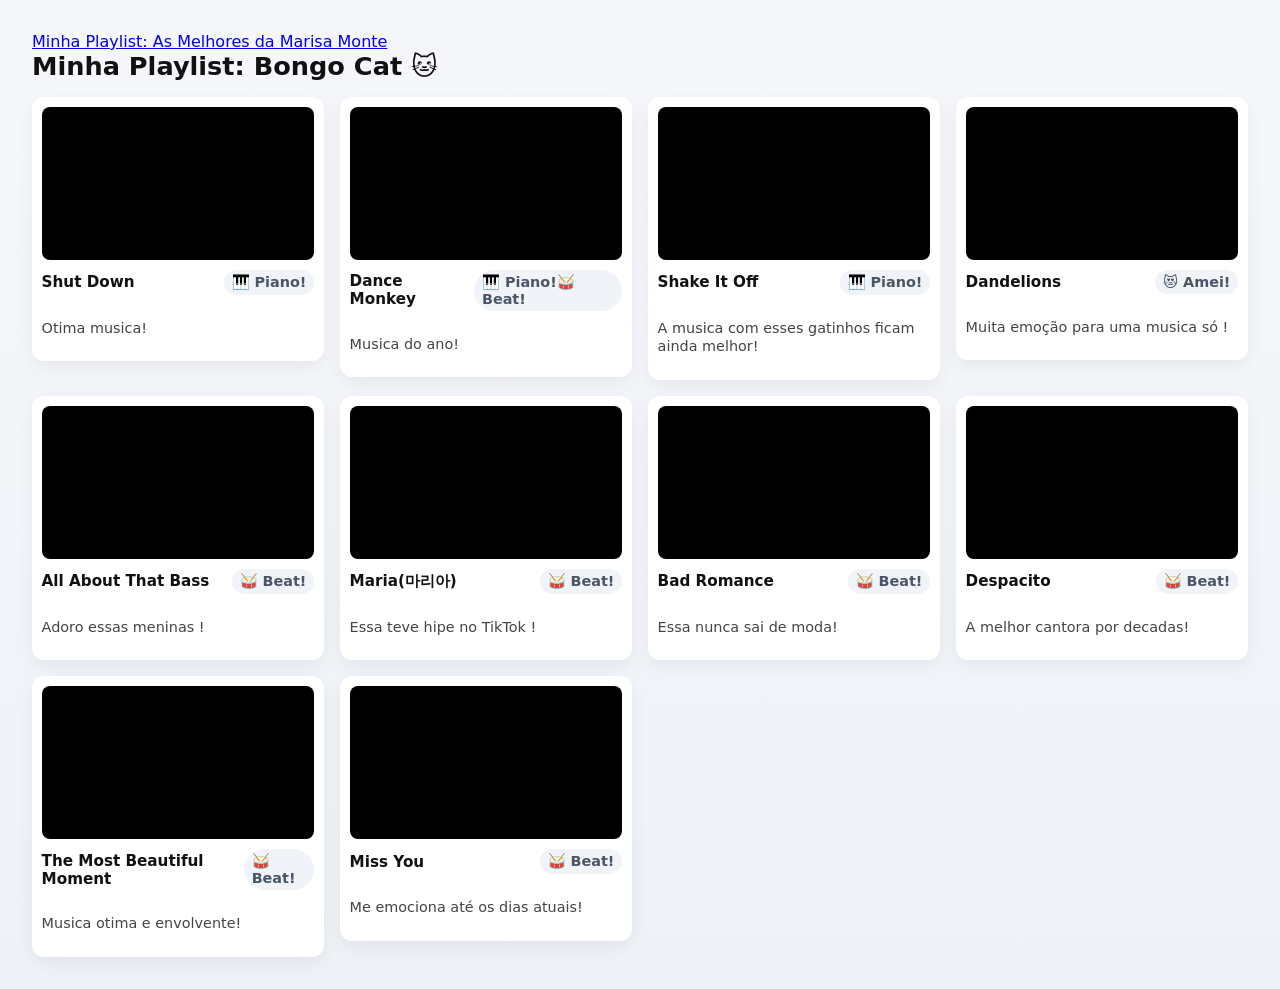
<file: index.html>
<!doctype html>
<html lang="pt-BR">
<head>
  <meta charset="utf-8" />
  <meta name="viewport" content="width=device-width,initial-scale=1" />
  <title>Galeria Bongo Cat</title>
  <link rel="stylesheet" href="stylept1.css">
  <a href="indexpt2.html">Minha Playlist: As Melhores da Marisa Monte</a>
</head>
<body>
  <h1>Minha Playlist: Bongo Cat 🐱</h1>
  
  <section class="grid">
    
    <!-- EXEMPLO 1 -->
    <article class="card">
      <div class="video-wrap">
        <iframe width="560" height="315" src="https://www.youtube.com/embed/Uk3EBfu3MaE?si=ffx6bfeXSOOr5Tl3" title="YouTube video player" frameborder="0" allow="accelerometer; autoplay; clipboard-write; encrypted-media; gyroscope; picture-in-picture; web-share" referrerpolicy="strict-origin-when-cross-origin" allowfullscreen></iframe>
      </div>
      <div class="meta">
        <div class="title">Shut Down</div>
        <div class="badge">🎹 Piano!</div>
      </div>
      <p class="desc">Otima musica!</p>
    </article>

    <!-- EXEMPLO 2 -->
    <article class="card">
      <div class="video-wrap">
        <iframe width="560" height="315" src="https://www.youtube.com/embed/J2LBttJgCTk?si=j4IQ0_TMCFlI_b7G" title="YouTube video player" frameborder="0" allow="accelerometer; autoplay; clipboard-write; encrypted-media; gyroscope; picture-in-picture; web-share" referrerpolicy="strict-origin-when-cross-origin" allowfullscreen></iframe>
    
      </div>
      <div class="meta">
        <div class="title">Dance Monkey</div>
        <div class="badge">🎹 Piano!🥁 Beat!</div>
      </div>
      <p class="desc"> Musica do ano!</p>
    </article>

    <!-- EXEMPLO 3 -->
    <article class="card">
      <div class="video-wrap">
    <iframe width="560" height="315" src="https://www.youtube.com/embed/sP5V6pEACbI?si=asOUm8DfhPWE5Q2I" title="YouTube video player" frameborder="0" allow="accelerometer; autoplay; clipboard-write; encrypted-media; gyroscope; picture-in-picture; web-share" referrerpolicy="strict-origin-when-cross-origin" allowfullscreen></iframe>
      </div>
      <div class="meta">
        <div class="title">Shake It Off</div>
        <div class="badge">🎹 Piano!</div>
      </div>
      <p class="desc"> A musica com esses gatinhos ficam ainda melhor! </p>
    </article>

    <!-- EXEMPLO 4 -->
    <article class="card">
      <div class="video-wrap">
    <iframe width="560" height="315" src="https://www.youtube.com/embed/zSZ2ajLR9W8?si=oh6OjIacnzFiFz1c" title="YouTube video player" frameborder="0" allow="accelerometer; autoplay; clipboard-write; encrypted-media; gyroscope; picture-in-picture; web-share" referrerpolicy="strict-origin-when-cross-origin" allowfullscreen></iframe>
      </div>
      <div class="meta">
        <div class="title">Dandelions</div>
        <div class="badge">😻 Amei!</div>
      </div>
      <p class="desc">Muita emoção para uma musica só ! </p>
    </article>

    <!-- EXEMPLO 5 -->
    <article class="card">
      <div class="video-wrap">
        <iframe width="560" height="315" src="https://www.youtube.com/embed/2tBfm9Egkwo?si=EiBFOdvYq6kOgzI7" title="YouTube video player" frameborder="0" allow="accelerometer; autoplay; clipboard-write; encrypted-media; gyroscope; picture-in-picture; web-share" referrerpolicy="strict-origin-when-cross-origin" allowfullscreen></iframe>
    
      </div>
      <div class="meta">
        <div class="title">All About That Bass</div>
        <div class="badge">🥁 Beat!</div>
      </div>
      <p class="desc">Adoro essas meninas !</p>
    </article>

    <!-- EXEMPLO 6 -->
    <article class="card">
      <div class="video-wrap">
        <iframe width="560" height="315" src="https://www.youtube.com/embed/LAULX_3f_48?si=WZPEBxYz2M_HTLW7" title="YouTube video player" frameborder="0" allow="accelerometer; autoplay; clipboard-write; encrypted-media; gyroscope; picture-in-picture; web-share" referrerpolicy="strict-origin-when-cross-origin" allowfullscreen></iframe>
    
      </div>
      <div class="meta">
        <div class="title">Maria(마리아)</div>
        <div class="badge">🥁 Beat!</div>
      </div>
      <p class="desc">Essa teve hipe no TikTok !</p>
    </article>

        <!-- EXEMPLO 7 -->
    <article class="card">
      <div class="video-wrap">
        <iframe width="560" height="315" src="https://www.youtube.com/embed/L9achtCtHnQ?si=Mfr0Nj-egEIzDyNu" title="YouTube video player" frameborder="0" allow="accelerometer; autoplay; clipboard-write; encrypted-media; gyroscope; picture-in-picture; web-share" referrerpolicy="strict-origin-when-cross-origin" allowfullscreen></iframe>
    
      </div>
      <div class="meta">
        <div class="title">Bad Romance</div>
        <div class="badge">🥁 Beat!</div>
      </div>
      <p class="desc"> Essa nunca sai de moda!</p>
    </article>

        <!-- EXEMPLO 8 -->
    <article class="card">
      <div class="video-wrap">
        <iframe width="560" height="315" src="https://www.youtube.com/embed/Zk21BzKQBGU?si=8Lof7jWOGYKd_Tth" title="YouTube video player" frameborder="0" allow="accelerometer; autoplay; clipboard-write; encrypted-media; gyroscope; picture-in-picture; web-share" referrerpolicy="strict-origin-when-cross-origin" allowfullscreen></iframe>
    
      </div>
      <div class="meta">
        <div class="title">Despacito</div>
        <div class="badge">🥁 Beat!</div>
      </div>
      <p class="desc"> A melhor cantora por decadas! </p>
    </article>

    <!-- EXEMPLO 9 -->
    <article class="card">
      <div class="video-wrap">
        <iframe width="560" height="315" src="https://www.youtube.com/embed/QmmGn3tq-k8?si=saIVbBopejYbzVLU" title="YouTube video player" frameborder="0" allow="accelerometer; autoplay; clipboard-write; encrypted-media; gyroscope; picture-in-picture; web-share" referrerpolicy="strict-origin-when-cross-origin" allowfullscreen></iframe>
    
      </div>
      <div class="meta">
        <div class="title">The Most Beautiful Moment</div>
        <div class="badge">🥁 Beat!</div>
      </div>
      <p class="desc">Musica otima e envolvente! </p>
    </article>


    <!-- EXEMPLO 10 -->
    <article class="card">
      <div class="video-wrap">
        <iframe width="560" height="315" src="https://www.youtube.com/embed/MoWDhKUkMa0?si=8h2Lf7HgSYbVJxj6" title="YouTube video player" frameborder="0" allow="accelerometer; autoplay; clipboard-write; encrypted-media; gyroscope; picture-in-picture; web-share" referrerpolicy="strict-origin-when-cross-origin" allowfullscreen></iframe>
    
      </div>
      <div class="meta">
        <div class="title"> Miss You</div>
        <div class="badge">🥁 Beat!</div>
      </div>
      <p class="desc">Me emociona até os dias atuais! </p>
    </article>

  </section>
</body>
</html>
</file>
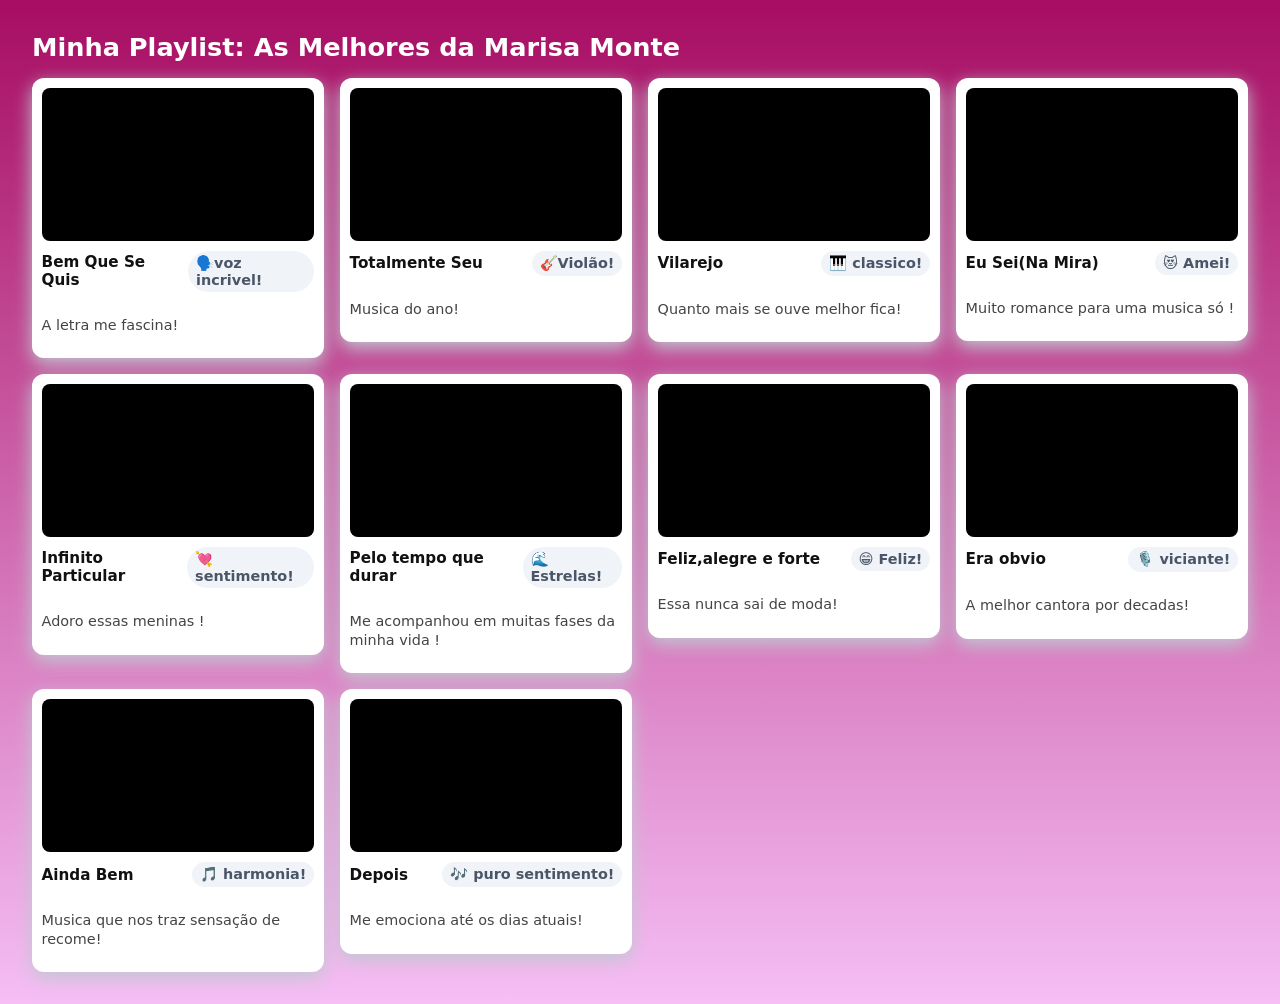
<file: indexpt2.html>
<!doctype html>
<html lang="pt-BR">
<head>
  <meta charset="utf-8" />
  <meta name="viewport" content="width=device-width,initial-scale=1" />
  <title>Galeria Bongo Cat</title>
  <link rel="stylesheet" href="stylept2.css">
</head>
<body>
  <h1> Minha Playlist: As Melhores da Marisa Monte</h1>
  
  <section class="grid">
    
    <!-- EXEMPLO 1 -->
    <article class="card">
      <div class="video-wrap">
        <iframe width="560" height="315" src="https://www.youtube.com/embed/DcBybyws5dE?si=-SnnRbaB63B3F0-5" title="YouTube video player" frameborder="0" allow="accelerometer; autoplay; clipboard-write; encrypted-media; gyroscope; picture-in-picture; web-share" referrerpolicy="strict-origin-when-cross-origin" allowfullscreen></iframe>
      </div>
      <div class="meta">
        <div class="title">Bem Que Se Quis</div>
        <div class="badge">🗣️voz incrivel!</div>
      </div>
      <p class="desc">A letra me fascina!</p>
    </article>

    <!-- EXEMPLO 2 -->
    <article class="card">
      <div class="video-wrap">
        <iframe width="560" height="315" src="https://www.youtube.com/embed/7VNAyriy3vY?si=RxkJUHSicN8Ptg3I" title="YouTube video player" frameborder="0" allow="accelerometer; autoplay; clipboard-write; encrypted-media; gyroscope; picture-in-picture; web-share" referrerpolicy="strict-origin-when-cross-origin" allowfullscreen></iframe>
    
      </div>
      <div class="meta">
        <div class="title">Totalmente Seu</div>
        <div class="badge"> 🎸Violão! </div>
      </div>
      <p class="desc"> Musica do ano!</p>
    </article>

    <!-- EXEMPLO 3 -->
    <article class="card">
      <div class="video-wrap">
    <iframe width="560" height="315" src="https://www.youtube.com/embed/ISoYIOyCpPc?si=x9PC5ui_71prA-Qs" title="YouTube video player" frameborder="0" allow="accelerometer; autoplay; clipboard-write; encrypted-media; gyroscope; picture-in-picture; web-share" referrerpolicy="strict-origin-when-cross-origin" allowfullscreen></iframe>
      </div>
      <div class="meta">
        <div class="title">Vilarejo</div>
        <div class="badge">🎹 classico!</div>
      </div>
      <p class="desc"> Quanto mais se ouve melhor fica! </p>
    </article>

    <!-- EXEMPLO 4 -->
    <article class="card">
      <div class="video-wrap">
    <iframe width="560" height="315" src="https://www.youtube.com/embed/om__O6r8ECw?si=6GsGEE66lXgAyrPo" title="YouTube video player" frameborder="0" allow="accelerometer; autoplay; clipboard-write; encrypted-media; gyroscope; picture-in-picture; web-share" referrerpolicy="strict-origin-when-cross-origin" allowfullscreen></iframe>
      </div>
      <div class="meta">
        <div class="title">Eu Sei(Na Mira) </div>
        <div class="badge">😻 Amei!</div>
      </div>
      <p class="desc">Muito romance para uma musica só ! </p>
    </article>

    <!-- EXEMPLO 5 -->
    <article class="card">
      <div class="video-wrap">
        <iframe width="560" height="315" src="https://www.youtube.com/embed/h7CZM26mpSY?si=uQQjdPKwlTxikpB9" title="YouTube video player" frameborder="0" allow="accelerometer; autoplay; clipboard-write; encrypted-media; gyroscope; picture-in-picture; web-share" referrerpolicy="strict-origin-when-cross-origin" allowfullscreen></iframe>
    
      </div>
      <div class="meta">
        <div class="title">Infinito Particular</div>
        <div class="badge">💘 sentimento!</div>
      </div>
      <p class="desc">Adoro essas meninas !</p>
    </article>

    <!-- EXEMPLO 6 -->
    <article class="card">
      <div class="video-wrap">
        <iframe width="560" height="315" src="https://www.youtube.com/embed/fS1hu4Wdu8k?si=zTjAXGAWNpSTQ_KZ" title="YouTube video player" frameborder="0" allow="accelerometer; autoplay; clipboard-write; encrypted-media; gyroscope; picture-in-picture; web-share" referrerpolicy="strict-origin-when-cross-origin" allowfullscreen></iframe>
    
      </div>
      <div class="meta">
        <div class="title">Pelo tempo que durar</div>
        <div class="badge">🌊 Estrelas!</div>
      </div>
      <p class="desc"> Me acompanhou em muitas fases da minha vida !</p>
    </article>

        <!-- EXEMPLO 7 -->
    <article class="card">
      <div class="video-wrap">
        <iframe width="560" height="315" src="https://www.youtube.com/embed/hIG_kfWzWmI?si=w3G7a1rExQgl0orO" title="YouTube video player" frameborder="0" allow="accelerometer; autoplay; clipboard-write; encrypted-media; gyroscope; picture-in-picture; web-share" referrerpolicy="strict-origin-when-cross-origin" allowfullscreen></iframe>
    
      </div>
      <div class="meta">
        <div class="title"> Feliz,alegre e forte</div>
        <div class="badge">😁 Feliz!</div>
      </div>
      <p class="desc"> Essa nunca sai de moda!</p>
    </article>

        <!-- EXEMPLO 8 -->
    <article class="card">
      <div class="video-wrap">
        <iframe width="560" height="315" src="https://www.youtube.com/embed/xxbFV6nENCs?si=FD_Id7THR0tQFqLA" title="YouTube video player" frameborder="0" allow="accelerometer; autoplay; clipboard-write; encrypted-media; gyroscope; picture-in-picture; web-share" referrerpolicy="strict-origin-when-cross-origin" allowfullscreen></iframe>
    
      </div>
      <div class="meta">
        <div class="title"> Era obvio </div>
        <div class="badge">🎙️ viciante!</div>
      </div>
      <p class="desc"> A melhor cantora por decadas! </p>
    </article>

    <!-- EXEMPLO 9 -->
    <article class="card">
      <div class="video-wrap">
        <iframe width="560" height="315" src="https://www.youtube.com/embed/IKo9sKW8r4E?si=2tnhB3BllbZu4Pi9" title="YouTube video player" frameborder="0" allow="accelerometer; autoplay; clipboard-write; encrypted-media; gyroscope; picture-in-picture; web-share" referrerpolicy="strict-origin-when-cross-origin" allowfullscreen></iframe>
    
      </div>
      <div class="meta">
        <div class="title"> Ainda Bem </div>
        <div class="badge">🎵 harmonia!</div>
      </div>
      <p class="desc">Musica que nos traz sensação de recome! </p>
    </article>


    <!-- EXEMPLO 10 -->
    <article class="card">
      <div class="video-wrap">
        <iframe width="560" height="315" src="https://www.youtube.com/embed/v_IyR3yvazU?si=L-7g9CGI2BPojnOK" title="YouTube video player" frameborder="0" allow="accelerometer; autoplay; clipboard-write; encrypted-media; gyroscope; picture-in-picture; web-share" referrerpolicy="strict-origin-when-cross-origin" allowfullscreen></iframe>
    
      </div>
      <div class="meta">
        <div class="title"> Depois </div>
        <div class="badge"> 🎶 puro sentimento!</div>
      </div>
      <p class="desc">Me emociona até os dias atuais! </p>
    </article>

  </section>
</body>
</html>
</file>
<file: stylept1.css>
:root{
  --gap: 1rem;
  --card-bg: #ffffff;
  --radius: 12px;
}
body{
  font-family: system-ui, -apple-system, sans-serif;
  background: linear-gradient(180deg,#f6f7fb,#eef2f7);
  margin: 0;
  padding: 2rem;
  color: #111;
}

h1{ margin: 0 0 1rem 0; font-size: 1.6rem; }

.grid{
  display: grid;
  grid-template-columns: repeat(auto-fit, minmax(260px, 1fr));
  gap: var(--gap);
  align-items: start;
}

.card{
  background: var(--card-bg);
  border-radius: var(--radius);
  padding: 0.6rem;
  box-shadow: 0 6px 18px rgba(15,20,30,0.06);
  transition: transform .18s ease;
  display: flex;
  flex-direction: column;
  gap: .6rem;
}
.card:hover{
  transform: translateY(-6px);
  box-shadow: 0 12px 30px rgba(15,20,30,0.12);
}

.video-wrap{
  position: relative;
  width: 100%;
  padding-top: 56.25%; /* Mantém proporção 16:9 */
  border-radius: calc(var(--radius) - 4px);
  overflow: hidden;
  background: #000;
}
/* O CSS abaixo garante que o iframe colado ocupe todo o espaço */
.video-wrap iframe{
  position: absolute;
  inset: 0;
  width: 100%;
  height: 100%;
  border: 0;
}

.meta{
  display:flex;
  justify-content: space-between;
  align-items: center;
  gap: .5rem;
  font-size: .95rem;
}
.title{ font-weight: 600; }

.desc{
  font-size: .9rem;
  color: #444;
  line-height: 1.3;
}

.badge{
  background: #f0f4f8;
  padding: .25rem .5rem;
  border-radius: 999px;
  font-size: 0.9rem;
  font-weight: 600;
  color: #4a5568;
}
</file>
<file: stylept2.css>
:root{
  --gap: 1rem;
  --card-bg: #ffffff;
  --radius: 12px;
}
body{
  font-family: system-ui, -apple-system, sans-serif;
  background: linear-gradient(180deg,#a70d62,#f5bef5);
  margin: 0;
  padding: 2rem;
  color: #111;
}

h1{ margin: 0 0 1rem 0; font-size: 1.6rem; }

.grid{
  display: grid;
  grid-template-columns: repeat(auto-fit, minmax(260px, 1fr));
  gap: var(--gap);
  align-items: start;
}

.card{
  background: var(--card-bg);
  border-radius: var(--radius);
  padding: 0.6rem;
  box-shadow: 0 6px 18px rgb(192, 200, 209);
  transition: transform .18s ease;
  display: flex;
  flex-direction: column;
  gap: .6rem;
}
.card:hover{
  transform: translateY(-6px);
  box-shadow: 0 12px 30px rgba(15,20,30,0.12);
}

.video-wrap{
  position: relative;
  width: 100%;
  padding-top: 56.25%; /* Mantém proporção 16:9 */
  border-radius: calc(var(--radius) - 4px);
  overflow: hidden;
  background: #000;
}
/* O CSS abaixo garante que o iframe colado ocupe todo o espaço */
.video-wrap iframe{
  position: absolute;
  inset: 0;
  width: 100%;
  height: 100%;
  border: 0;
}

.meta{
  display:flex;
  justify-content: space-between;
  align-items: center;
  gap: .5rem;
  font-size: .95rem;
}
.title{ font-weight: 600; }

.desc{
  font-size: .9rem;
  color: #444;
  line-height: 1.3;
}

.badge{
  background: #f0f4f8;
  padding: .25rem .5rem;
  border-radius: 999px;
  font-size: 0.9rem;
  font-weight: 600;
  color: #4a5568;
}

h1{
  color: white ;
}
</file>
